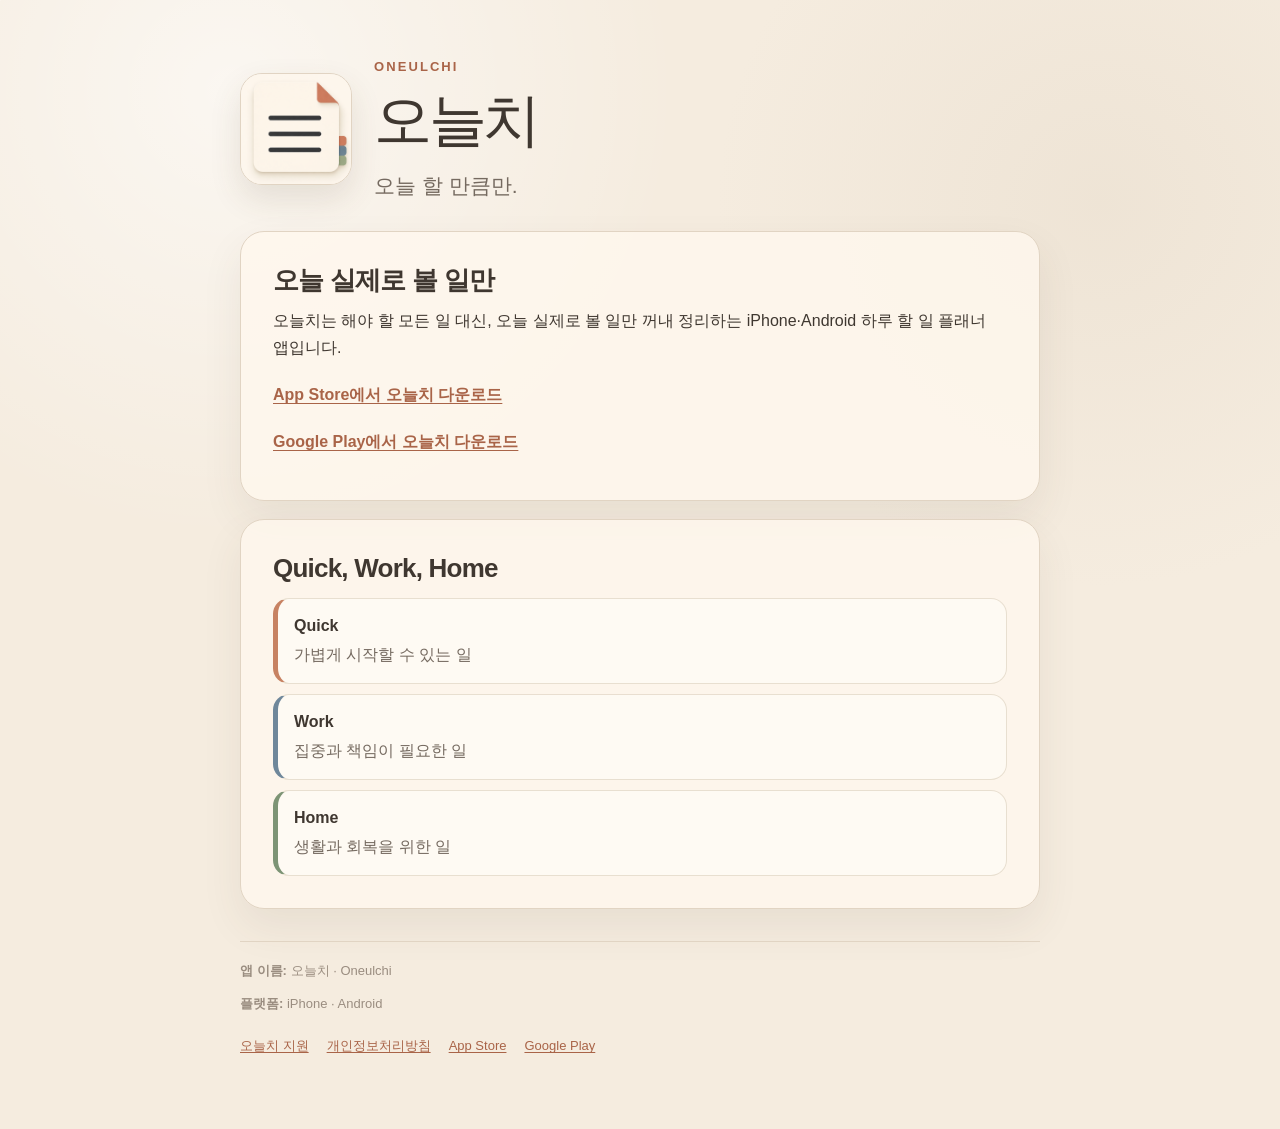
<file: index.html>
<!doctype html>
<html lang="ko">
  <head>
    <meta charset="utf-8">
    <meta name="viewport" content="width=device-width, initial-scale=1">
    <title>오늘치 | 오늘 할 만큼만, iPhone·Android 하루 할 일 플래너</title>
    <meta name="description" content="오늘치는 Quick, Work, Home 세 구역으로 오늘 실제로 볼 일만 정리하는 iPhone·Android 하루 할 일 플래너 앱입니다.">
    <link rel="canonical" href="https://junhokimapps.github.io/oneulchi-support/">
    <link rel="icon" href="./icon.png" type="image/png">
    <meta name="apple-itunes-app" content="app-id=6779292451">
    <meta property="og:type" content="website">
    <meta property="og:site_name" content="오늘치">
    <meta property="og:locale" content="ko_KR">
    <meta property="og:title" content="오늘치 | 오늘 할 만큼만">
    <meta property="og:description" content="Quick, Work, Home 세 구역으로 오늘 실제로 볼 일만 정리하는 iPhone·Android 하루 플래너입니다.">
    <meta property="og:url" content="https://junhokimapps.github.io/oneulchi-support/">
    <meta property="og:image" content="https://junhokimapps.github.io/oneulchi-support/icon.png">
    <meta property="og:image:width" content="1024">
    <meta property="og:image:height" content="1024">
    <meta property="og:image:alt" content="오늘치 앱 아이콘">
    <meta name="twitter:card" content="summary">
    <link rel="stylesheet" href="./style.css">
    <script type="application/ld+json">
      {
        "@context": "https://schema.org",
        "@type": "SoftwareApplication",
        "name": "오늘치",
        "alternateName": "Oneulchi",
        "identifier": "6779292451",
        "operatingSystem": ["iOS", "Android"],
        "applicationCategory": "ProductivityApplication",
        "description": "Quick, Work, Home 세 구역으로 오늘 실제로 볼 일만 정리하는 조용한 하루 플래너입니다.",
        "url": "https://junhokimapps.github.io/oneulchi-support/",
        "downloadUrl": [
          "https://apps.apple.com/kr/app/%EC%98%A4%EB%8A%98%EC%B9%98/id6779292451",
          "https://play.google.com/store/apps/details?id=com.berpae.oneulchi"
        ],
        "image": "https://junhokimapps.github.io/oneulchi-support/icon.png",
        "author": {
          "@type": "Person",
          "name": "Junho Kim"
        }
      }
    </script>
  </head>
  <body>
    <main class="page">
      <header class="hero app-hero">
        <img class="app-icon" src="./icon.png" width="112" height="112" alt="오늘치 앱 아이콘">
        <div>
          <p class="eyebrow">ONEULCHI</p>
          <h1>오늘치</h1>
          <p class="lead">오늘 할 만큼만.</p>
        </div>
      </header>

      <section class="card">
        <h2>오늘 실제로 볼 일만</h2>
        <p>오늘치는 해야 할 모든 일 대신, 오늘 실제로 볼 일만 꺼내 정리하는 iPhone·Android 하루 할 일 플래너 앱입니다.</p>
        <p><a class="primary-link" href="https://apps.apple.com/kr/app/%EC%98%A4%EB%8A%98%EC%B9%98/id6779292451">App Store에서 오늘치 다운로드</a></p>
        <p><a class="primary-link" href="https://play.google.com/store/apps/details?id=com.berpae.oneulchi">Google Play에서 오늘치 다운로드</a></p>
      </section>

      <section class="card">
        <h2>Quick, Work, Home</h2>
        <div class="category-list">
          <div class="category quick">
            <strong>Quick</strong>
            <span class="muted">가볍게 시작할 수 있는 일</span>
          </div>
          <div class="category work">
            <strong>Work</strong>
            <span class="muted">집중과 책임이 필요한 일</span>
          </div>
          <div class="category home">
            <strong>Home</strong>
            <span class="muted">생활과 회복을 위한 일</span>
          </div>
        </div>
      </section>

      <footer class="meta">
        <p><strong>앱 이름:</strong> 오늘치 · Oneulchi</p>
        <p><strong>플랫폼:</strong> iPhone · Android</p>
        <nav class="footer-links" aria-label="관련 링크">
          <a href="./support.html">오늘치 지원</a>
          <a href="./privacy.html">개인정보처리방침</a>
          <a href="https://apps.apple.com/kr/app/%EC%98%A4%EB%8A%98%EC%B9%98/id6779292451">App Store</a>
          <a href="https://play.google.com/store/apps/details?id=com.berpae.oneulchi">Google Play</a>
        </nav>
      </footer>
    </main>
  </body>
</html>
</file>
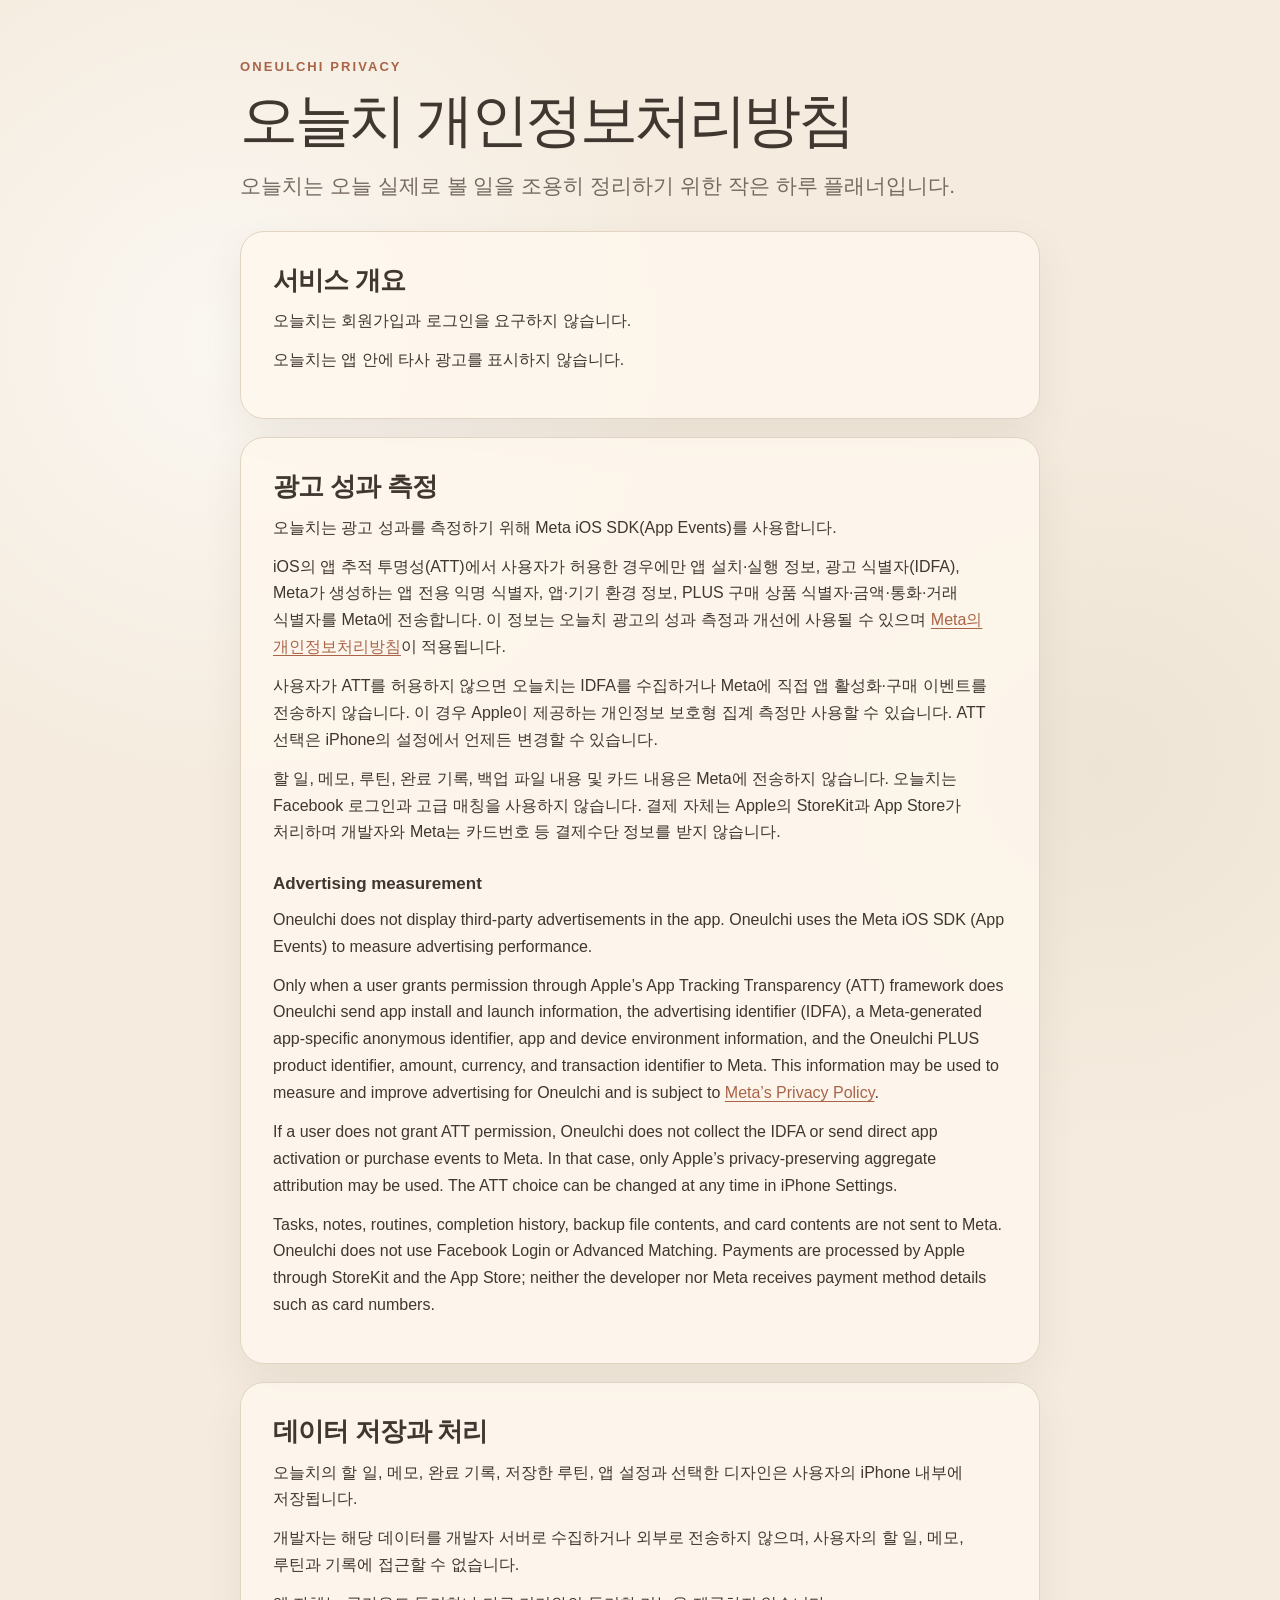
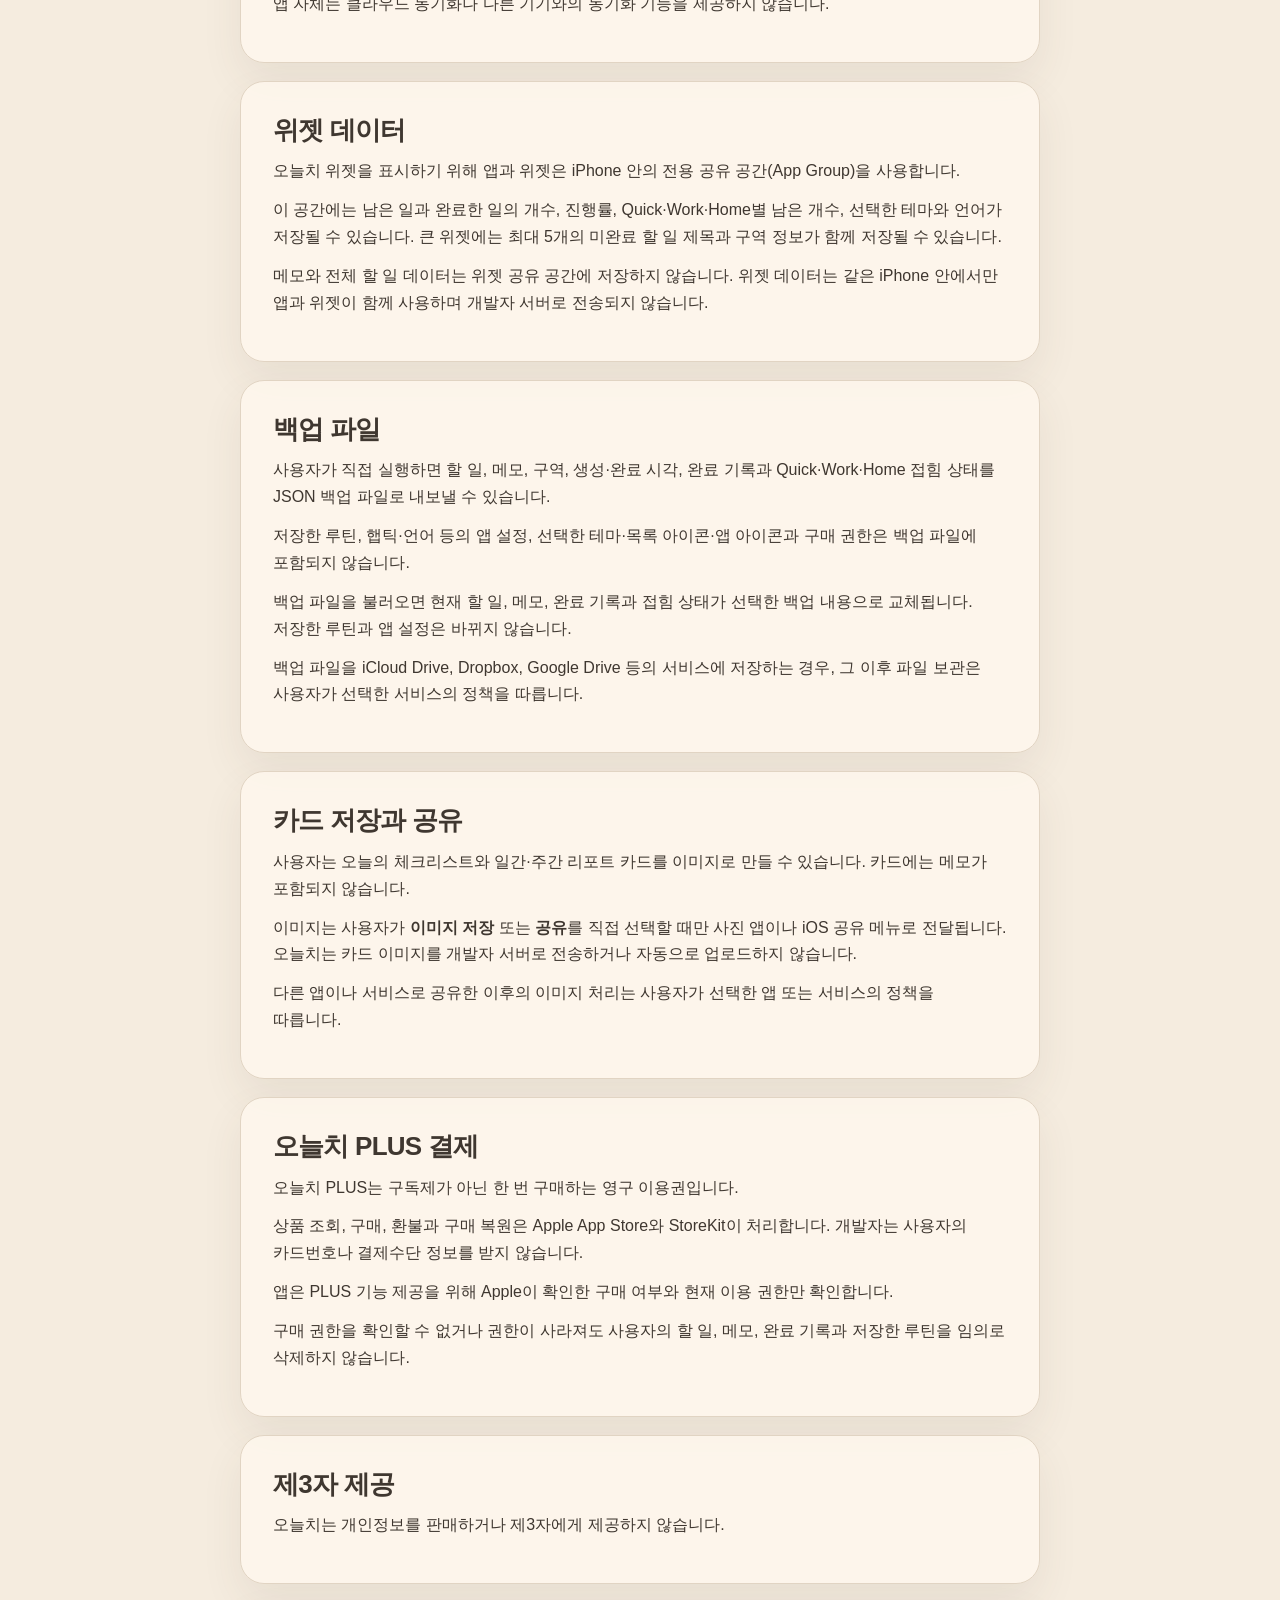
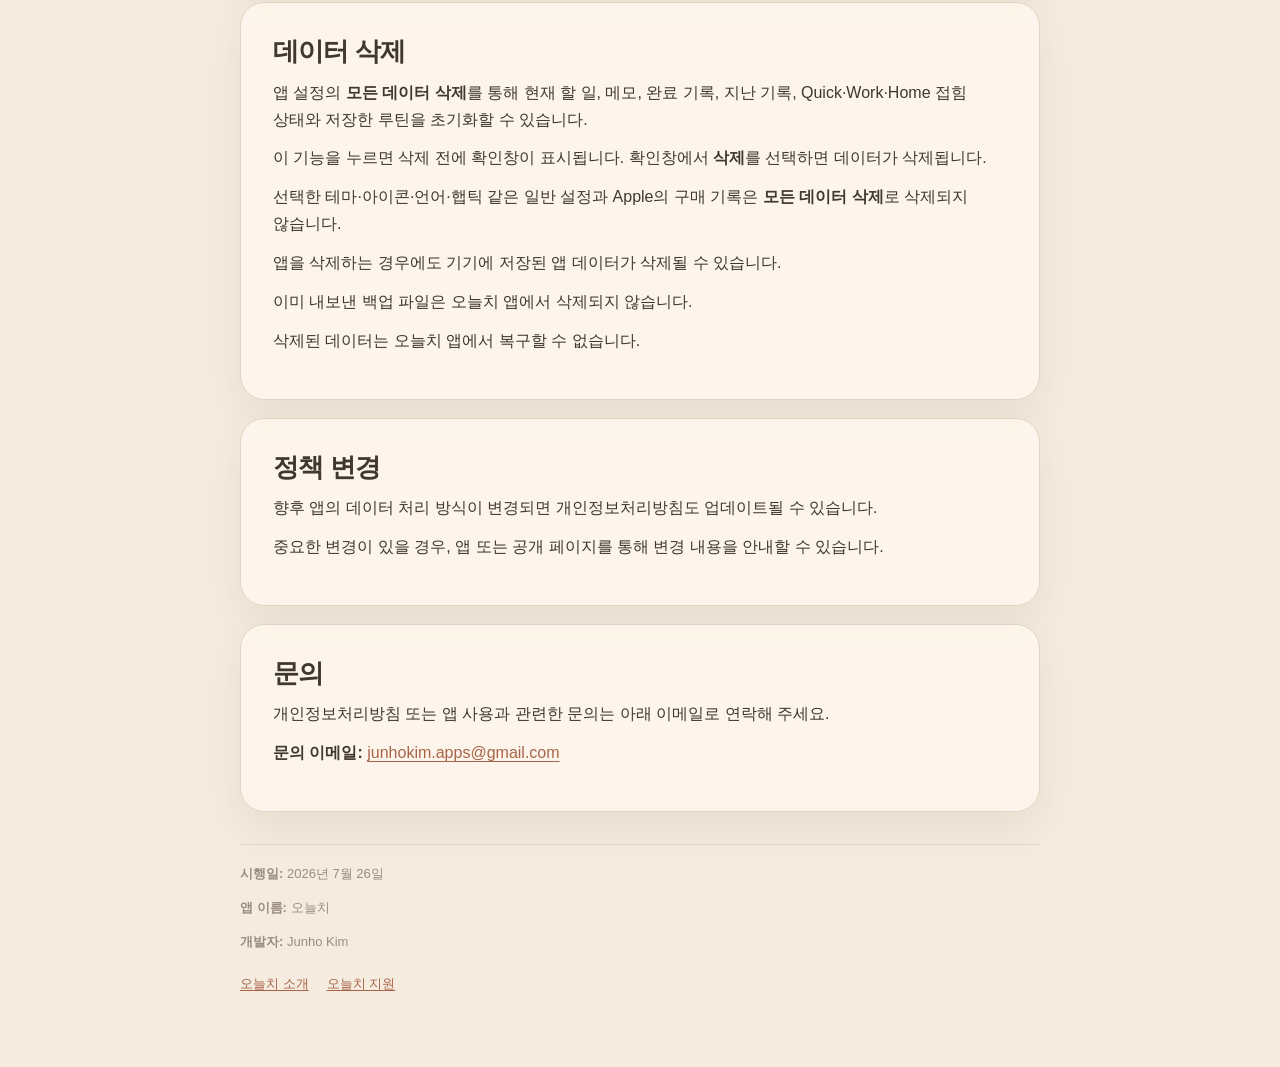
<file: privacy.html>
<!doctype html>
<html lang="ko">
  <head>
    <meta charset="utf-8">
    <meta name="viewport" content="width=device-width, initial-scale=1">
    <title>오늘치 개인정보처리방침 | Oneulchi</title>
    <meta name="description" content="오늘치 iOS 하루 플래너의 로컬 데이터 저장, 위젯, 백업, 카드 공유, PLUS 결제와 광고 성과 측정 방침입니다.">
    <link rel="canonical" href="https://junhokimapps.github.io/oneulchi-support/privacy.html">
    <link rel="icon" href="./icon.png" type="image/png">
    <meta property="og:type" content="website">
    <meta property="og:site_name" content="오늘치">
    <meta property="og:locale" content="ko_KR">
    <meta property="og:title" content="오늘치 개인정보처리방침">
    <meta property="og:description" content="오늘치의 데이터 저장과 처리 방식을 확인하세요.">
    <meta property="og:url" content="https://junhokimapps.github.io/oneulchi-support/privacy.html">
    <meta property="og:image" content="https://junhokimapps.github.io/oneulchi-support/icon.png">
    <meta property="og:image:alt" content="오늘치 앱 아이콘">
    <meta name="twitter:card" content="summary">
    <link rel="stylesheet" href="./style.css">
  </head>
  <body>
    <main class="page">
      <header class="hero">
        <p class="eyebrow">ONEULCHI PRIVACY</p>
        <h1>오늘치 개인정보처리방침</h1>
        <p class="lead">오늘치는 오늘 실제로 볼 일을 조용히 정리하기 위한 작은 하루 플래너입니다.</p>
      </header>

      <section class="card">
        <h2>서비스 개요</h2>
        <p>오늘치는 회원가입과 로그인을 요구하지 않습니다.</p>
        <p>오늘치는 앱 안에 타사 광고를 표시하지 않습니다.</p>
      </section>

      <section class="card">
        <h2>광고 성과 측정</h2>
        <p>오늘치는 광고 성과를 측정하기 위해 Meta iOS SDK(App Events)를 사용합니다.</p>
        <p>iOS의 앱 추적 투명성(ATT)에서 사용자가 허용한 경우에만 앱 설치·실행 정보, 광고 식별자(IDFA), Meta가 생성하는 앱 전용 익명 식별자, 앱·기기 환경 정보, PLUS 구매 상품 식별자·금액·통화·거래 식별자를 Meta에 전송합니다. 이 정보는 오늘치 광고의 성과 측정과 개선에 사용될 수 있으며 <a href="https://www.facebook.com/privacy/policy/">Meta의 개인정보처리방침</a>이 적용됩니다.</p>
        <p>사용자가 ATT를 허용하지 않으면 오늘치는 IDFA를 수집하거나 Meta에 직접 앱 활성화·구매 이벤트를 전송하지 않습니다. 이 경우 Apple이 제공하는 개인정보 보호형 집계 측정만 사용할 수 있습니다. ATT 선택은 iPhone의 설정에서 언제든 변경할 수 있습니다.</p>
        <p>할 일, 메모, 루틴, 완료 기록, 백업 파일 내용 및 카드 내용은 Meta에 전송하지 않습니다. 오늘치는 Facebook 로그인과 고급 매칭을 사용하지 않습니다. 결제 자체는 Apple의 StoreKit과 App Store가 처리하며 개발자와 Meta는 카드번호 등 결제수단 정보를 받지 않습니다.</p>

        <div lang="en">
          <h3>Advertising measurement</h3>
          <p>Oneulchi does not display third-party advertisements in the app. Oneulchi uses the Meta iOS SDK (App Events) to measure advertising performance.</p>
          <p>Only when a user grants permission through Apple’s App Tracking Transparency (ATT) framework does Oneulchi send app install and launch information, the advertising identifier (IDFA), a Meta-generated app-specific anonymous identifier, app and device environment information, and the Oneulchi PLUS product identifier, amount, currency, and transaction identifier to Meta. This information may be used to measure and improve advertising for Oneulchi and is subject to <a href="https://www.facebook.com/privacy/policy/">Meta’s Privacy Policy</a>.</p>
          <p>If a user does not grant ATT permission, Oneulchi does not collect the IDFA or send direct app activation or purchase events to Meta. In that case, only Apple’s privacy-preserving aggregate attribution may be used. The ATT choice can be changed at any time in iPhone Settings.</p>
          <p>Tasks, notes, routines, completion history, backup file contents, and card contents are not sent to Meta. Oneulchi does not use Facebook Login or Advanced Matching. Payments are processed by Apple through StoreKit and the App Store; neither the developer nor Meta receives payment method details such as card numbers.</p>
        </div>
      </section>

      <section class="card">
        <h2>데이터 저장과 처리</h2>
        <p>오늘치의 할 일, 메모, 완료 기록, 저장한 루틴, 앱 설정과 선택한 디자인은 사용자의 iPhone 내부에 저장됩니다.</p>
        <p>개발자는 해당 데이터를 개발자 서버로 수집하거나 외부로 전송하지 않으며, 사용자의 할 일, 메모, 루틴과 기록에 접근할 수 없습니다.</p>
        <p>앱 자체는 클라우드 동기화나 다른 기기와의 동기화 기능을 제공하지 않습니다.</p>
      </section>

      <section class="card">
        <h2>위젯 데이터</h2>
        <p>오늘치 위젯을 표시하기 위해 앱과 위젯은 iPhone 안의 전용 공유 공간(App Group)을 사용합니다.</p>
        <p>이 공간에는 남은 일과 완료한 일의 개수, 진행률, Quick·Work·Home별 남은 개수, 선택한 테마와 언어가 저장될 수 있습니다. 큰 위젯에는 최대 5개의 미완료 할 일 제목과 구역 정보가 함께 저장될 수 있습니다.</p>
        <p>메모와 전체 할 일 데이터는 위젯 공유 공간에 저장하지 않습니다. 위젯 데이터는 같은 iPhone 안에서만 앱과 위젯이 함께 사용하며 개발자 서버로 전송되지 않습니다.</p>
      </section>

      <section class="card">
        <h2>백업 파일</h2>
        <p>사용자가 직접 실행하면 할 일, 메모, 구역, 생성·완료 시각, 완료 기록과 Quick·Work·Home 접힘 상태를 JSON 백업 파일로 내보낼 수 있습니다.</p>
        <p>저장한 루틴, 햅틱·언어 등의 앱 설정, 선택한 테마·목록 아이콘·앱 아이콘과 구매 권한은 백업 파일에 포함되지 않습니다.</p>
        <p>백업 파일을 불러오면 현재 할 일, 메모, 완료 기록과 접힘 상태가 선택한 백업 내용으로 교체됩니다. 저장한 루틴과 앱 설정은 바뀌지 않습니다.</p>
        <p>백업 파일을 iCloud Drive, Dropbox, Google Drive 등의 서비스에 저장하는 경우, 그 이후 파일 보관은 사용자가 선택한 서비스의 정책을 따릅니다.</p>
      </section>

      <section class="card">
        <h2>카드 저장과 공유</h2>
        <p>사용자는 오늘의 체크리스트와 일간·주간 리포트 카드를 이미지로 만들 수 있습니다. 카드에는 메모가 포함되지 않습니다.</p>
        <p>이미지는 사용자가 <strong>이미지 저장</strong> 또는 <strong>공유</strong>를 직접 선택할 때만 사진 앱이나 iOS 공유 메뉴로 전달됩니다. 오늘치는 카드 이미지를 개발자 서버로 전송하거나 자동으로 업로드하지 않습니다.</p>
        <p>다른 앱이나 서비스로 공유한 이후의 이미지 처리는 사용자가 선택한 앱 또는 서비스의 정책을 따릅니다.</p>
      </section>

      <section class="card">
        <h2>오늘치 PLUS 결제</h2>
        <p>오늘치 PLUS는 구독제가 아닌 한 번 구매하는 영구 이용권입니다.</p>
        <p>상품 조회, 구매, 환불과 구매 복원은 Apple App Store와 StoreKit이 처리합니다. 개발자는 사용자의 카드번호나 결제수단 정보를 받지 않습니다.</p>
        <p>앱은 PLUS 기능 제공을 위해 Apple이 확인한 구매 여부와 현재 이용 권한만 확인합니다.</p>
        <p>구매 권한을 확인할 수 없거나 권한이 사라져도 사용자의 할 일, 메모, 완료 기록과 저장한 루틴을 임의로 삭제하지 않습니다.</p>
      </section>

      <section class="card">
        <h2>제3자 제공</h2>
        <p>오늘치는 개인정보를 판매하거나 제3자에게 제공하지 않습니다.</p>
      </section>

      <section class="card">
        <h2>데이터 삭제</h2>
        <p>앱 설정의 <strong>모든 데이터 삭제</strong>를 통해 현재 할 일, 메모, 완료 기록, 지난 기록, Quick·Work·Home 접힘 상태와 저장한 루틴을 초기화할 수 있습니다.</p>
        <p>이 기능을 누르면 삭제 전에 확인창이 표시됩니다. 확인창에서 <strong>삭제</strong>를 선택하면 데이터가 삭제됩니다.</p>
        <p>선택한 테마·아이콘·언어·햅틱 같은 일반 설정과 Apple의 구매 기록은 <strong>모든 데이터 삭제</strong>로 삭제되지 않습니다.</p>
        <p>앱을 삭제하는 경우에도 기기에 저장된 앱 데이터가 삭제될 수 있습니다.</p>
        <p>이미 내보낸 백업 파일은 오늘치 앱에서 삭제되지 않습니다.</p>
        <p>삭제된 데이터는 오늘치 앱에서 복구할 수 없습니다.</p>
      </section>

      <section class="card">
        <h2>정책 변경</h2>
        <p>향후 앱의 데이터 처리 방식이 변경되면 개인정보처리방침도 업데이트될 수 있습니다.</p>
        <p>중요한 변경이 있을 경우, 앱 또는 공개 페이지를 통해 변경 내용을 안내할 수 있습니다.</p>
      </section>

      <section class="card">
        <h2>문의</h2>
        <p>개인정보처리방침 또는 앱 사용과 관련한 문의는 아래 이메일로 연락해 주세요.</p>
        <p><strong>문의 이메일:</strong> <a href="mailto:junhokim.apps@gmail.com">junhokim.apps@gmail.com</a></p>
      </section>

      <footer class="meta">
        <p><strong>시행일:</strong> 2026년 7월 26일</p>
        <p><strong>앱 이름:</strong> 오늘치</p>
        <p><strong>개발자:</strong> Junho Kim</p>
        <nav class="footer-links" aria-label="관련 링크">
          <a href="./index.html">오늘치 소개</a>
          <a href="./support.html">오늘치 지원</a>
        </nav>
      </footer>
    </main>
  </body>
</html>
</file>
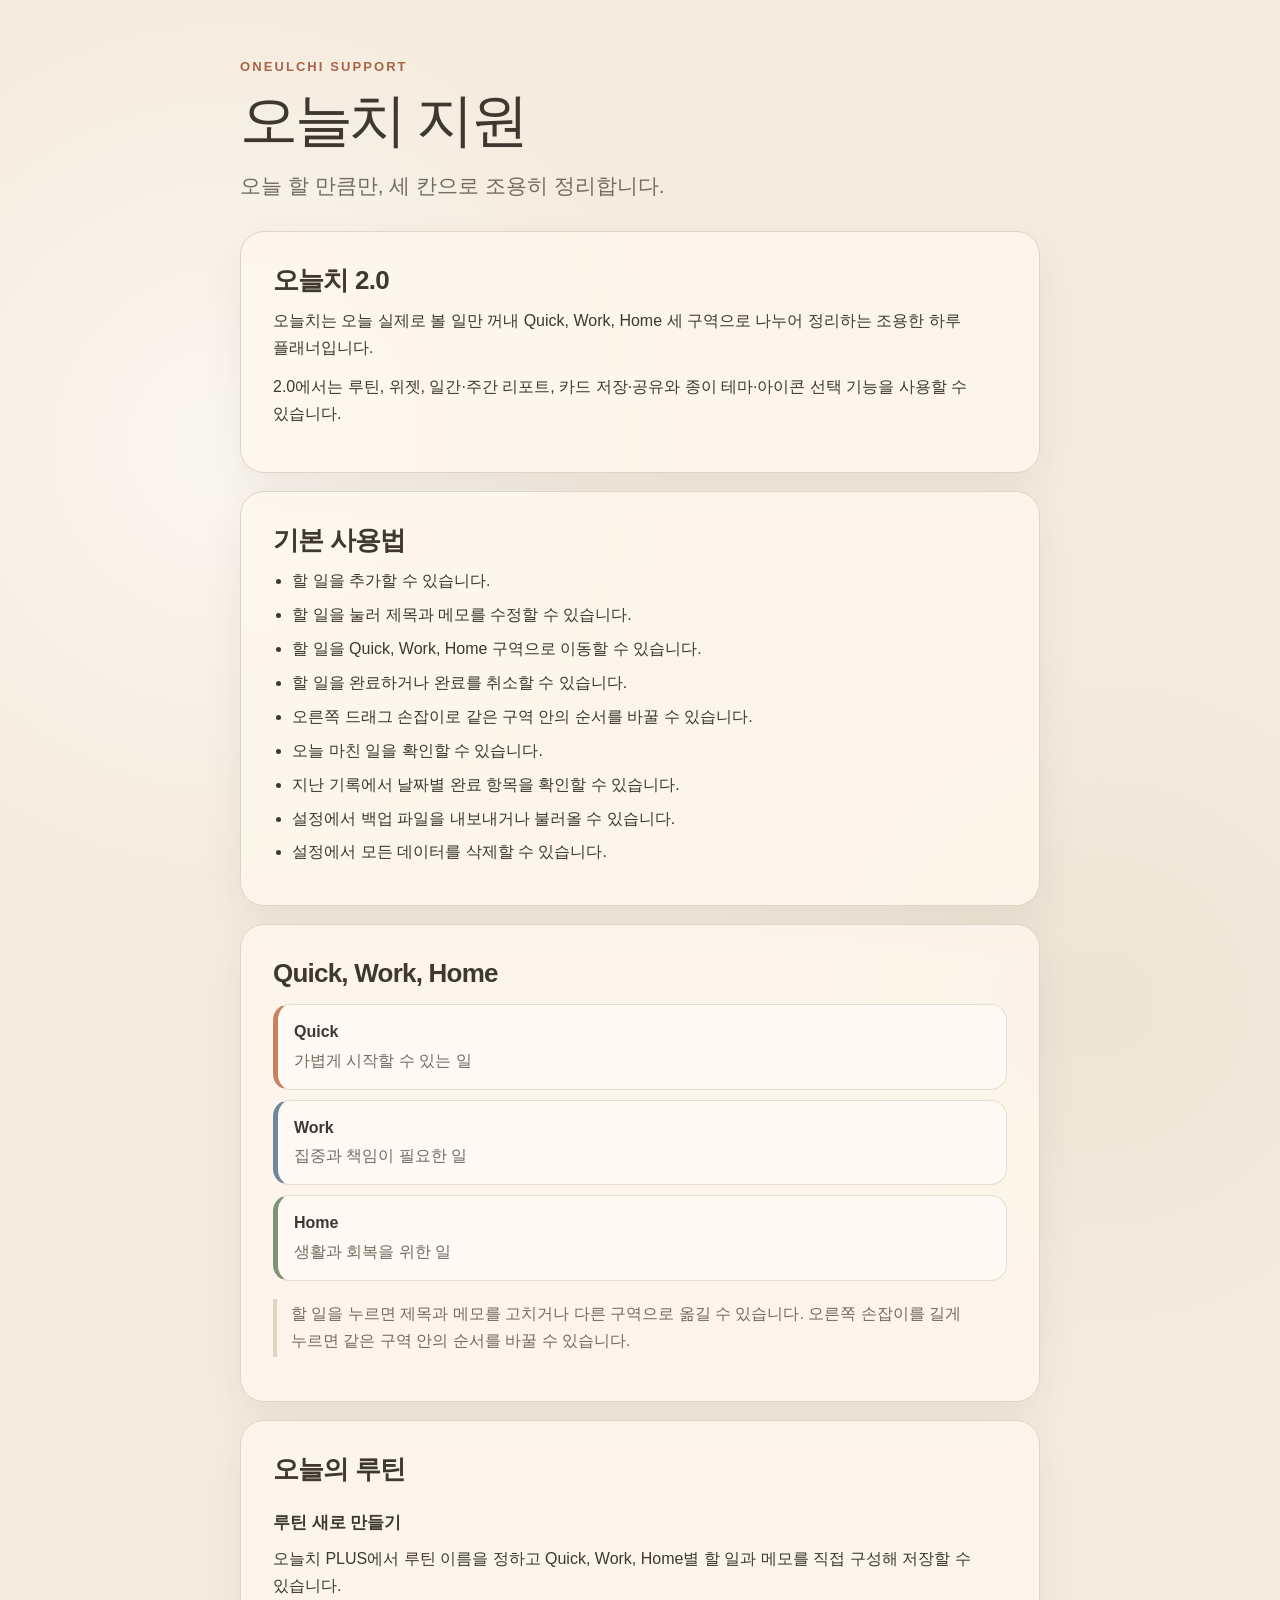
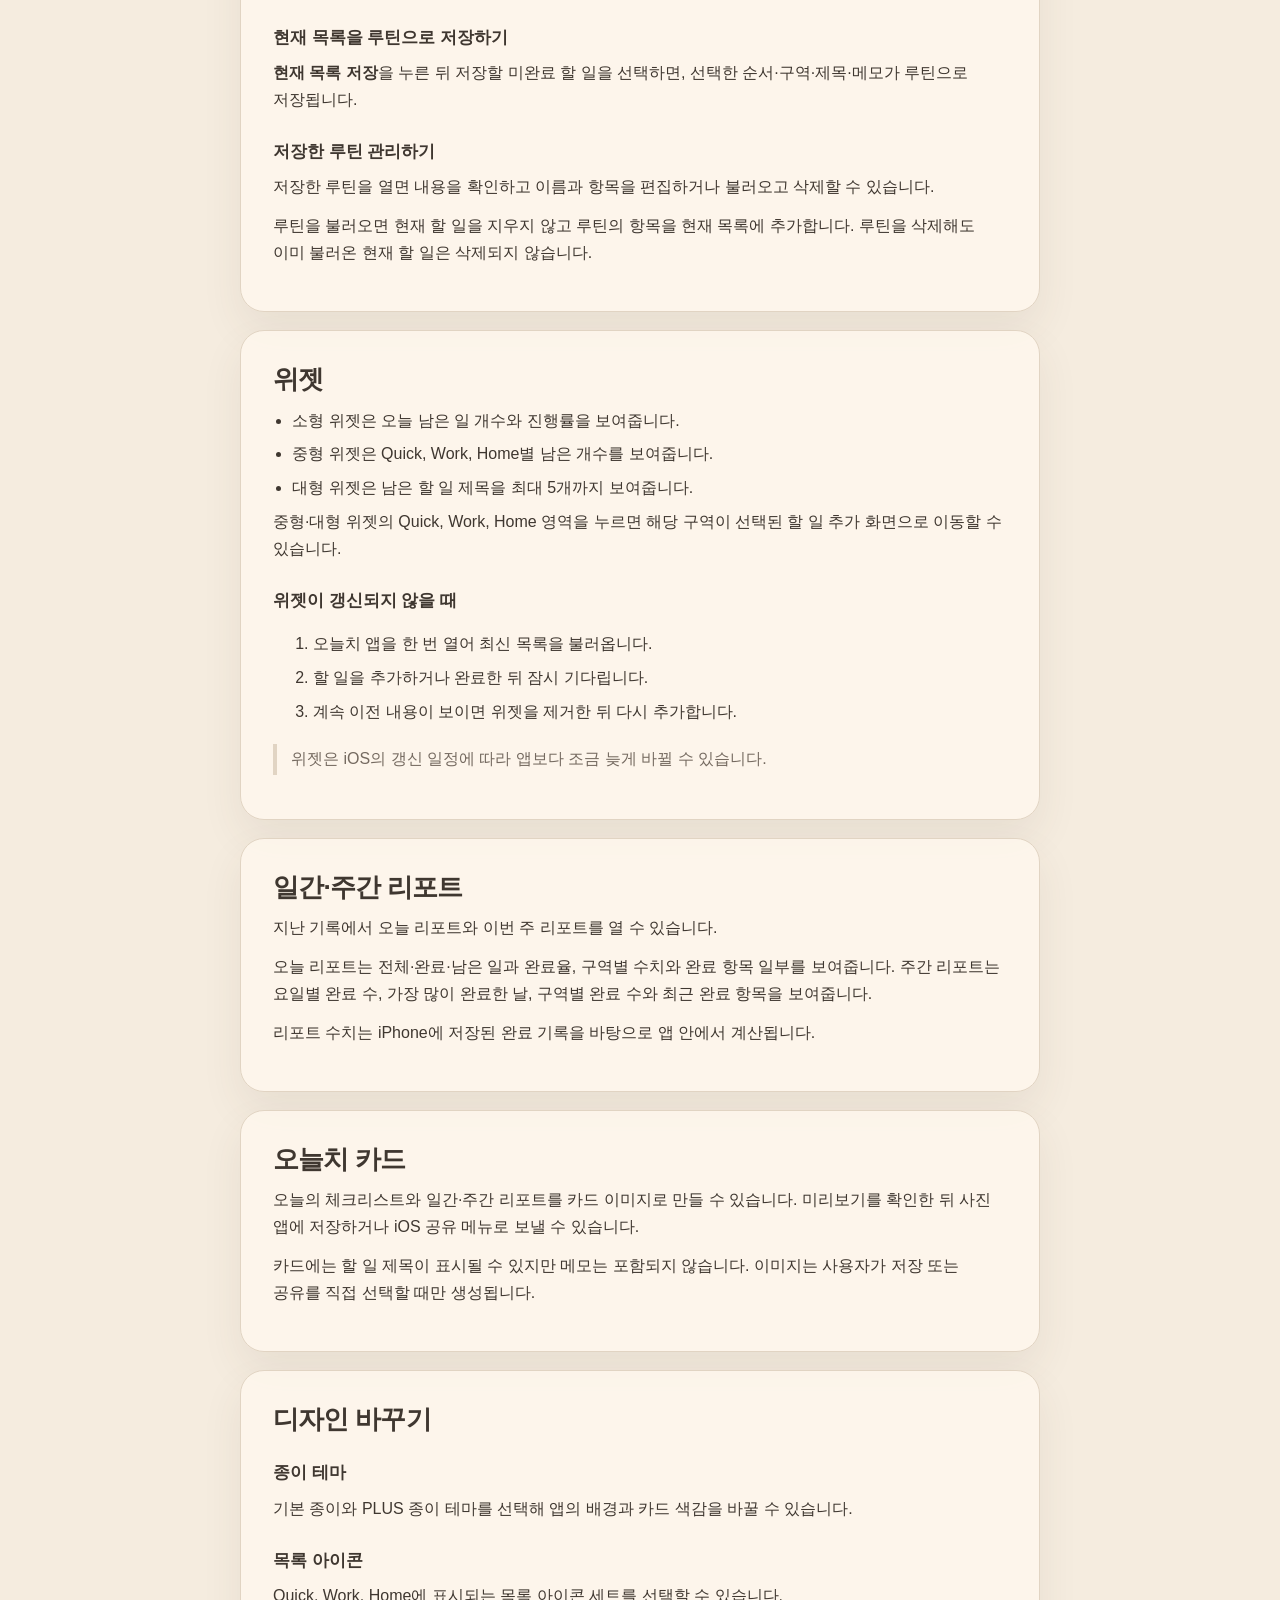
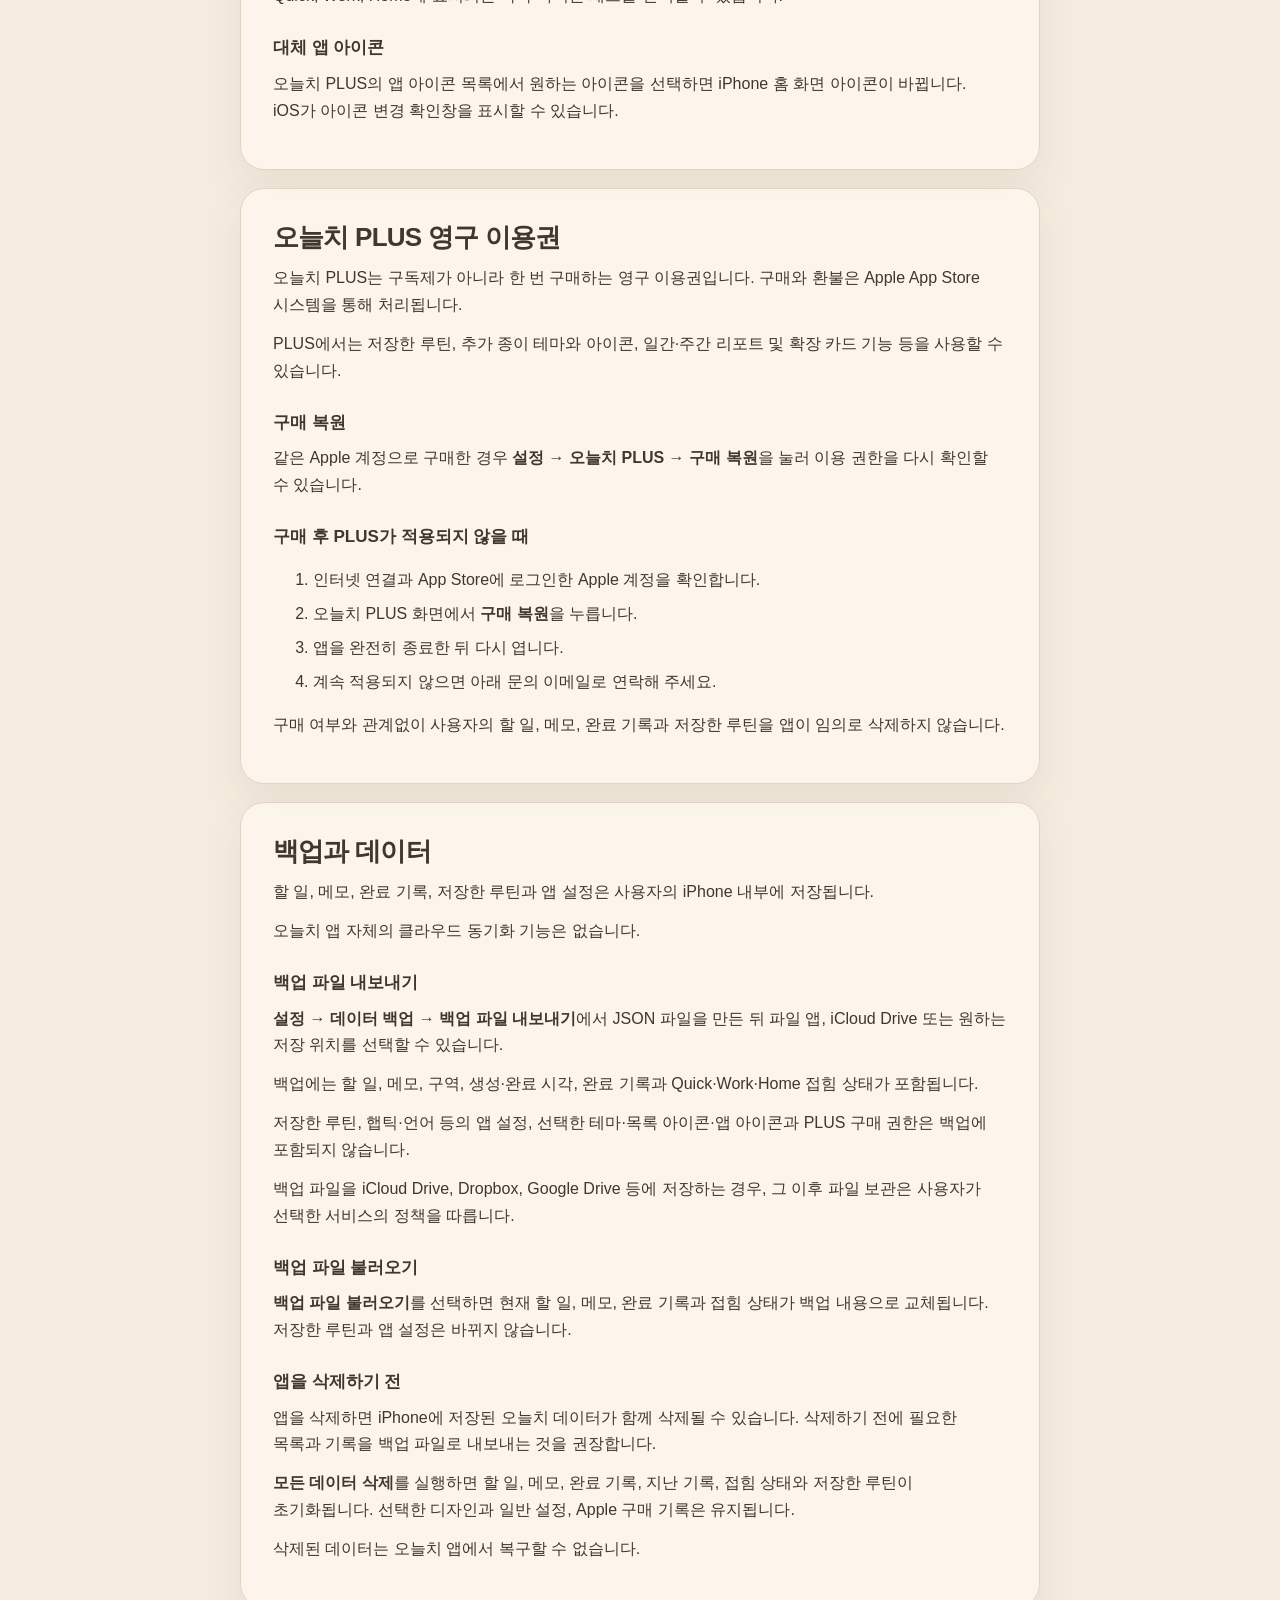
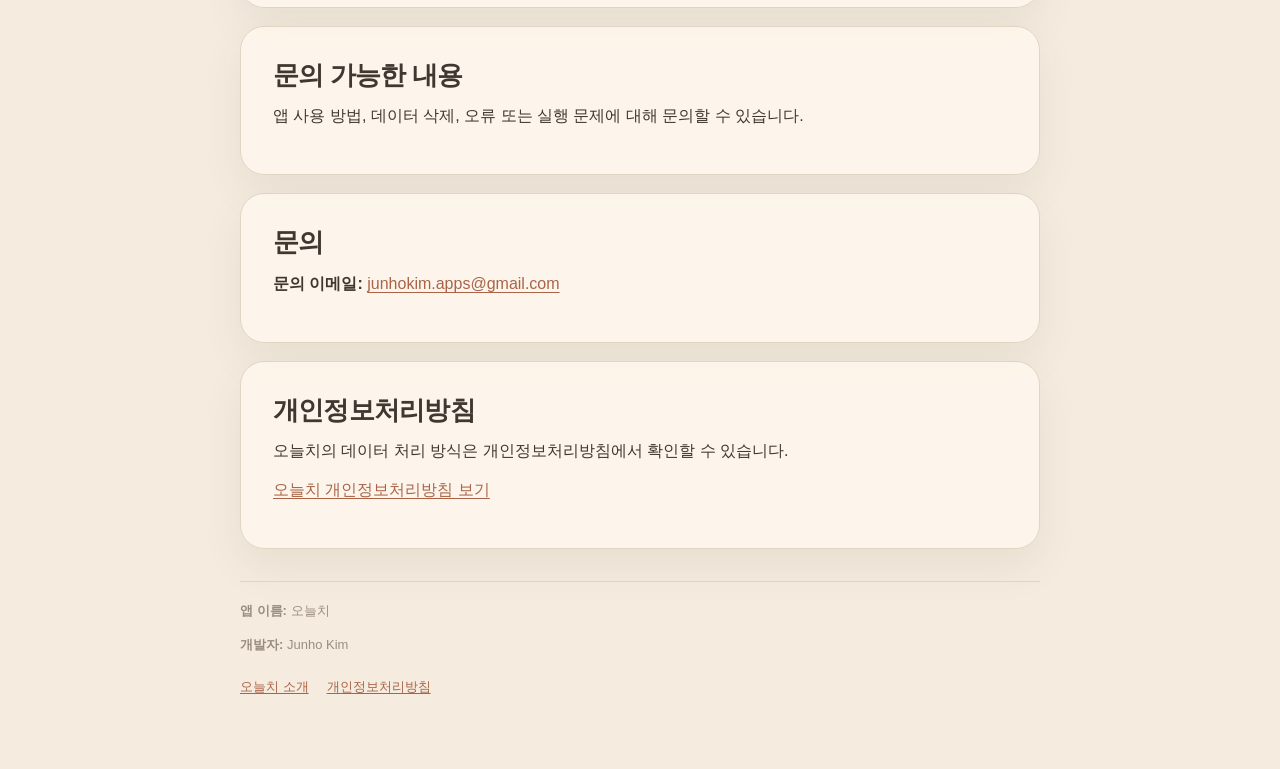
<file: support.html>
<!doctype html>
<html lang="ko">
  <head>
    <meta charset="utf-8">
    <meta name="viewport" content="width=device-width, initial-scale=1">
    <title>오늘치 지원 | 사용법, 백업, 구매 복원</title>
    <meta name="description" content="오늘치 iOS 하루 플래너의 사용법, Quick·Work·Home, 위젯, 카드, 백업, PLUS 구매 복원 안내입니다.">
    <link rel="canonical" href="https://junhokimapps.github.io/oneulchi-support/support.html">
    <link rel="icon" href="./icon.png" type="image/png">
    <meta property="og:type" content="website">
    <meta property="og:site_name" content="오늘치">
    <meta property="og:locale" content="ko_KR">
    <meta property="og:title" content="오늘치 지원">
    <meta property="og:description" content="오늘치 사용법, 위젯, 카드, 백업과 PLUS 구매 복원 안내입니다.">
    <meta property="og:url" content="https://junhokimapps.github.io/oneulchi-support/support.html">
    <meta property="og:image" content="https://junhokimapps.github.io/oneulchi-support/icon.png">
    <meta property="og:image:alt" content="오늘치 앱 아이콘">
    <meta name="twitter:card" content="summary">
    <link rel="stylesheet" href="./style.css">
  </head>
  <body>
    <main class="page">
      <header class="hero">
        <p class="eyebrow">ONEULCHI SUPPORT</p>
        <h1>오늘치 지원</h1>
        <p class="lead">오늘 할 만큼만, 세 칸으로 조용히 정리합니다.</p>
      </header>

      <section class="card">
        <h2>오늘치 2.0</h2>
        <p>오늘치는 오늘 실제로 볼 일만 꺼내 Quick, Work, Home 세 구역으로 나누어 정리하는 조용한 하루 플래너입니다.</p>
        <p>2.0에서는 루틴, 위젯, 일간·주간 리포트, 카드 저장·공유와 종이 테마·아이콘 선택 기능을 사용할 수 있습니다.</p>
      </section>

      <section class="card">
        <h2>기본 사용법</h2>
        <ul>
          <li>할 일을 추가할 수 있습니다.</li>
          <li>할 일을 눌러 제목과 메모를 수정할 수 있습니다.</li>
          <li>할 일을 Quick, Work, Home 구역으로 이동할 수 있습니다.</li>
          <li>할 일을 완료하거나 완료를 취소할 수 있습니다.</li>
          <li>오른쪽 드래그 손잡이로 같은 구역 안의 순서를 바꿀 수 있습니다.</li>
          <li>오늘 마친 일을 확인할 수 있습니다.</li>
          <li>지난 기록에서 날짜별 완료 항목을 확인할 수 있습니다.</li>
          <li>설정에서 백업 파일을 내보내거나 불러올 수 있습니다.</li>
          <li>설정에서 모든 데이터를 삭제할 수 있습니다.</li>
        </ul>
      </section>

      <section class="card">
        <h2>Quick, Work, Home</h2>
        <div class="category-list">
          <div class="category quick">
            <strong>Quick</strong>
            <span class="muted">가볍게 시작할 수 있는 일</span>
          </div>
          <div class="category work">
            <strong>Work</strong>
            <span class="muted">집중과 책임이 필요한 일</span>
          </div>
          <div class="category home">
            <strong>Home</strong>
            <span class="muted">생활과 회복을 위한 일</span>
          </div>
        </div>
        <p class="note">할 일을 누르면 제목과 메모를 고치거나 다른 구역으로 옮길 수 있습니다. 오른쪽 손잡이를 길게 누르면 같은 구역 안의 순서를 바꿀 수 있습니다.</p>
      </section>

      <section class="card">
        <h2>오늘의 루틴</h2>
        <h3>루틴 새로 만들기</h3>
        <p>오늘치 PLUS에서 루틴 이름을 정하고 Quick, Work, Home별 할 일과 메모를 직접 구성해 저장할 수 있습니다.</p>
        <h3>현재 목록을 루틴으로 저장하기</h3>
        <p><strong>현재 목록 저장</strong>을 누른 뒤 저장할 미완료 할 일을 선택하면, 선택한 순서·구역·제목·메모가 루틴으로 저장됩니다.</p>
        <h3>저장한 루틴 관리하기</h3>
        <p>저장한 루틴을 열면 내용을 확인하고 이름과 항목을 편집하거나 불러오고 삭제할 수 있습니다.</p>
        <p>루틴을 불러오면 현재 할 일을 지우지 않고 루틴의 항목을 현재 목록에 추가합니다. 루틴을 삭제해도 이미 불러온 현재 할 일은 삭제되지 않습니다.</p>
      </section>

      <section class="card">
        <h2>위젯</h2>
        <ul>
          <li>소형 위젯은 오늘 남은 일 개수와 진행률을 보여줍니다.</li>
          <li>중형 위젯은 Quick, Work, Home별 남은 개수를 보여줍니다.</li>
          <li>대형 위젯은 남은 할 일 제목을 최대 5개까지 보여줍니다.</li>
        </ul>
        <p>중형·대형 위젯의 Quick, Work, Home 영역을 누르면 해당 구역이 선택된 할 일 추가 화면으로 이동할 수 있습니다.</p>
        <h3>위젯이 갱신되지 않을 때</h3>
        <ol>
          <li>오늘치 앱을 한 번 열어 최신 목록을 불러옵니다.</li>
          <li>할 일을 추가하거나 완료한 뒤 잠시 기다립니다.</li>
          <li>계속 이전 내용이 보이면 위젯을 제거한 뒤 다시 추가합니다.</li>
        </ol>
        <p class="note">위젯은 iOS의 갱신 일정에 따라 앱보다 조금 늦게 바뀔 수 있습니다.</p>
      </section>

      <section class="card">
        <h2>일간·주간 리포트</h2>
        <p>지난 기록에서 오늘 리포트와 이번 주 리포트를 열 수 있습니다.</p>
        <p>오늘 리포트는 전체·완료·남은 일과 완료율, 구역별 수치와 완료 항목 일부를 보여줍니다. 주간 리포트는 요일별 완료 수, 가장 많이 완료한 날, 구역별 완료 수와 최근 완료 항목을 보여줍니다.</p>
        <p>리포트 수치는 iPhone에 저장된 완료 기록을 바탕으로 앱 안에서 계산됩니다.</p>
      </section>

      <section class="card">
        <h2>오늘치 카드</h2>
        <p>오늘의 체크리스트와 일간·주간 리포트를 카드 이미지로 만들 수 있습니다. 미리보기를 확인한 뒤 사진 앱에 저장하거나 iOS 공유 메뉴로 보낼 수 있습니다.</p>
        <p>카드에는 할 일 제목이 표시될 수 있지만 메모는 포함되지 않습니다. 이미지는 사용자가 저장 또는 공유를 직접 선택할 때만 생성됩니다.</p>
      </section>

      <section class="card">
        <h2>디자인 바꾸기</h2>
        <h3>종이 테마</h3>
        <p>기본 종이와 PLUS 종이 테마를 선택해 앱의 배경과 카드 색감을 바꿀 수 있습니다.</p>
        <h3>목록 아이콘</h3>
        <p>Quick, Work, Home에 표시되는 목록 아이콘 세트를 선택할 수 있습니다.</p>
        <h3>대체 앱 아이콘</h3>
        <p>오늘치 PLUS의 앱 아이콘 목록에서 원하는 아이콘을 선택하면 iPhone 홈 화면 아이콘이 바뀝니다. iOS가 아이콘 변경 확인창을 표시할 수 있습니다.</p>
      </section>

      <section class="card">
        <h2>오늘치 PLUS 영구 이용권</h2>
        <p>오늘치 PLUS는 구독제가 아니라 한 번 구매하는 영구 이용권입니다. 구매와 환불은 Apple App Store 시스템을 통해 처리됩니다.</p>
        <p>PLUS에서는 저장한 루틴, 추가 종이 테마와 아이콘, 일간·주간 리포트 및 확장 카드 기능 등을 사용할 수 있습니다.</p>
        <h3>구매 복원</h3>
        <p>같은 Apple 계정으로 구매한 경우 <strong>설정 → 오늘치 PLUS → 구매 복원</strong>을 눌러 이용 권한을 다시 확인할 수 있습니다.</p>
        <h3>구매 후 PLUS가 적용되지 않을 때</h3>
        <ol>
          <li>인터넷 연결과 App Store에 로그인한 Apple 계정을 확인합니다.</li>
          <li>오늘치 PLUS 화면에서 <strong>구매 복원</strong>을 누릅니다.</li>
          <li>앱을 완전히 종료한 뒤 다시 엽니다.</li>
          <li>계속 적용되지 않으면 아래 문의 이메일로 연락해 주세요.</li>
        </ol>
        <p>구매 여부와 관계없이 사용자의 할 일, 메모, 완료 기록과 저장한 루틴을 앱이 임의로 삭제하지 않습니다.</p>
      </section>

      <section class="card">
        <h2>백업과 데이터</h2>
        <p>할 일, 메모, 완료 기록, 저장한 루틴과 앱 설정은 사용자의 iPhone 내부에 저장됩니다.</p>
        <p>오늘치 앱 자체의 클라우드 동기화 기능은 없습니다.</p>
        <h3>백업 파일 내보내기</h3>
        <p><strong>설정 → 데이터 백업 → 백업 파일 내보내기</strong>에서 JSON 파일을 만든 뒤 파일 앱, iCloud Drive 또는 원하는 저장 위치를 선택할 수 있습니다.</p>
        <p>백업에는 할 일, 메모, 구역, 생성·완료 시각, 완료 기록과 Quick·Work·Home 접힘 상태가 포함됩니다.</p>
        <p>저장한 루틴, 햅틱·언어 등의 앱 설정, 선택한 테마·목록 아이콘·앱 아이콘과 PLUS 구매 권한은 백업에 포함되지 않습니다.</p>
        <p>백업 파일을 iCloud Drive, Dropbox, Google Drive 등에 저장하는 경우, 그 이후 파일 보관은 사용자가 선택한 서비스의 정책을 따릅니다.</p>
        <h3>백업 파일 불러오기</h3>
        <p><strong>백업 파일 불러오기</strong>를 선택하면 현재 할 일, 메모, 완료 기록과 접힘 상태가 백업 내용으로 교체됩니다. 저장한 루틴과 앱 설정은 바뀌지 않습니다.</p>
        <h3>앱을 삭제하기 전</h3>
        <p>앱을 삭제하면 iPhone에 저장된 오늘치 데이터가 함께 삭제될 수 있습니다. 삭제하기 전에 필요한 목록과 기록을 백업 파일로 내보내는 것을 권장합니다.</p>
        <p><strong>모든 데이터 삭제</strong>를 실행하면 할 일, 메모, 완료 기록, 지난 기록, 접힘 상태와 저장한 루틴이 초기화됩니다. 선택한 디자인과 일반 설정, Apple 구매 기록은 유지됩니다.</p>
        <p>삭제된 데이터는 오늘치 앱에서 복구할 수 없습니다.</p>
      </section>

      <section class="card">
        <h2>문의 가능한 내용</h2>
        <p>앱 사용 방법, 데이터 삭제, 오류 또는 실행 문제에 대해 문의할 수 있습니다.</p>
      </section>

      <section class="card">
        <h2>문의</h2>
        <p><strong>문의 이메일:</strong> <a href="mailto:junhokim.apps@gmail.com">junhokim.apps@gmail.com</a></p>
      </section>

      <section class="card">
        <h2>개인정보처리방침</h2>
        <p>오늘치의 데이터 처리 방식은 개인정보처리방침에서 확인할 수 있습니다.</p>
        <p><a href="./privacy.html">오늘치 개인정보처리방침 보기</a></p>
      </section>

      <footer class="meta">
        <p><strong>앱 이름:</strong> 오늘치</p>
        <p><strong>개발자:</strong> Junho Kim</p>
        <nav class="footer-links" aria-label="관련 링크">
          <a href="./index.html">오늘치 소개</a>
          <a href="./privacy.html">개인정보처리방침</a>
        </nav>
      </footer>
    </main>
  </body>
</html>
</file>
<file: style.css>
:root {
  color-scheme: light;
  --paper: #f5ecdf;
  --paper-soft: #fffaf2;
  --card: #fff8ee;
  --text: #3f3730;
  --muted: #756a60;
  --subtle: #9a8d80;
  --line: #e1d4c3;
  --accent: #a96448;
  --quick: #c78262;
  --work: #6f879a;
  --home: #7d9475;
}

* {
  box-sizing: border-box;
}

body {
  margin: 0;
  background:
    radial-gradient(circle at 18% 8%, rgba(255, 255, 255, 0.58), transparent 28rem),
    radial-gradient(circle at 86% 18%, rgba(224, 211, 193, 0.32), transparent 24rem),
    linear-gradient(135deg, rgba(255, 255, 255, 0.22) 0 1px, transparent 1px 5px),
    var(--paper);
  color: var(--text);
  font-family: -apple-system, BlinkMacSystemFont, "Apple SD Gothic Neo", "Helvetica Neue", Arial, sans-serif;
  line-height: 1.68;
  word-break: keep-all;
}

a {
  color: var(--accent);
  text-decoration-thickness: 1px;
  text-underline-offset: 0.18em;
}

.primary-link {
  display: inline-block;
  font-weight: 700;
  margin-top: 8px;
}

.page {
  margin: 0 auto;
  max-width: 840px;
  padding: 56px 20px 72px;
}

.hero {
  margin-bottom: 28px;
}

.app-hero {
  align-items: center;
  display: flex;
  gap: 22px;
}

.app-icon {
  border: 1px solid var(--line);
  border-radius: 22px;
  box-shadow: 0 14px 32px rgba(82, 63, 45, 0.12);
  flex: 0 0 auto;
  height: 112px;
  width: 112px;
}

.eyebrow {
  color: var(--accent);
  font-size: 13px;
  font-weight: 700;
  letter-spacing: 0.16em;
  margin: 0 0 10px;
  text-transform: uppercase;
}

h1 {
  font-size: clamp(34px, 8vw, 58px);
  font-weight: 500;
  letter-spacing: -0.06em;
  line-height: 1.1;
  margin: 0;
}

.lead {
  color: var(--muted);
  font-size: clamp(17px, 3.5vw, 21px);
  margin: 16px 0 0;
}

.card {
  background: rgba(255, 248, 238, 0.82);
  border: 1px solid var(--line);
  border-radius: 24px;
  box-shadow: 0 18px 42px rgba(82, 63, 45, 0.08);
  margin: 18px 0;
  padding: clamp(20px, 4vw, 32px);
}

h2 {
  font-size: clamp(20px, 4vw, 26px);
  font-weight: 600;
  letter-spacing: -0.03em;
  line-height: 1.25;
  margin: 0 0 12px;
}

h3 {
  font-size: 17px;
  font-weight: 700;
  margin: 24px 0 8px;
}

p {
  margin: 0 0 12px;
}

ul {
  margin: 10px 0 0;
  padding-left: 1.2rem;
}

li {
  margin: 7px 0;
}

.muted {
  color: var(--muted);
}

.note {
  border-left: 4px solid var(--line);
  color: var(--muted);
  margin-top: 18px;
  padding: 2px 0 2px 14px;
}

.category-list {
  display: grid;
  gap: 10px;
  margin-top: 14px;
}

.category {
  background: rgba(255, 252, 247, 0.64);
  border: 1px solid rgba(224, 212, 195, 0.72);
  border-radius: 16px;
  padding: 14px 16px;
}

.category strong {
  display: block;
  margin-bottom: 2px;
}

.quick {
  border-left: 5px solid var(--quick);
}

.work {
  border-left: 5px solid var(--work);
}

.home {
  border-left: 5px solid var(--home);
}

.meta {
  border-top: 1px solid var(--line);
  color: var(--subtle);
  font-size: 13px;
  margin-top: 32px;
  padding-top: 18px;
}

.footer-links {
  display: flex;
  flex-wrap: wrap;
  gap: 10px 18px;
  margin-top: 20px;
}

@media (max-width: 560px) {
  .page {
    padding: 36px 16px 56px;
  }

  .card {
    border-radius: 20px;
  }

  .app-hero {
    align-items: flex-start;
    gap: 16px;
  }

  .app-icon {
    border-radius: 17px;
    height: 84px;
    width: 84px;
  }
}
</file>
